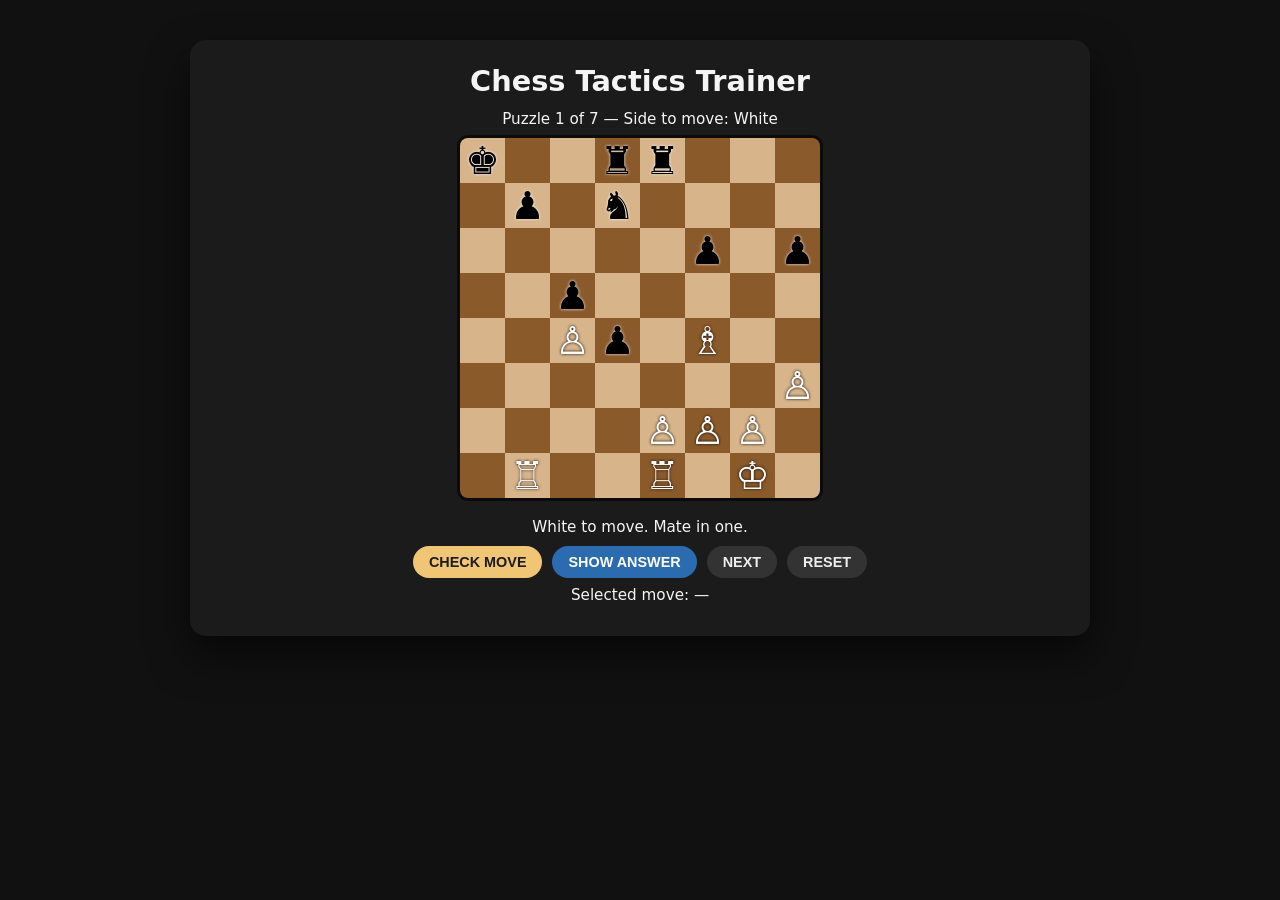
<file: chess-tactics.html>
<!DOCTYPE html>
<html lang="en">
<head>
  <meta charset="UTF-8" />
  <title>Chess Tactics Trainer</title>

  <style>
    * { box-sizing: border-box; }

    body {
      margin: 0;
      font-family: system-ui, -apple-system, BlinkMacSystemFont, "Segoe UI", sans-serif;
      background: #111;
      color: #f5f5f5;
      display: flex;
      justify-content: center;
      padding: 40px 10px;
    }

    .container {
      width: 100%;
      max-width: 900px;
      background: #1b1b1b;
      border-radius: 16px;
      padding: 24px;
      box-shadow: 0 20px 40px rgba(0,0,0,0.6);
    }

    h1 {
      margin: 0 0 12px;
      font-size: 1.8rem;
      text-align: center;
    }

    .meta {
      text-align: center;
      margin-bottom: 10px;
      font-size: 0.95rem;
    }

    .board-frame {
      padding: 0px;
      border-radius: 14px;
      background: radial-gradient(circle at 10% 10%, #5b3a1f, #2b1a0d);
      box-shadow: inset 0 0 0 2px rgba(0,0,0,0.4);
      margin: 0 auto 20px;
      width: fit-content;
    }

    .board {
      width: min(360px, 80vw);
      display: grid;
      grid-template-columns: repeat(8, 1fr);
      grid-template-rows: repeat(8, 1fr);
      border-radius: 8px;
      overflow: hidden;
      box-shadow: 0 0 0 3px rgba(0,0,0,0.6);
    }

    .square {
      display: flex;
      justify-content: center;
      align-items: center;
      cursor: pointer;
      position: relative;
      transition: background 0.15s ease, transform 0.05s ease;
    }

    /* darker wood squares */
    .square.light { background: #d7b48a; }
    .square.dark  { background: #8b5a2b; }

    .square.selected {
      outline: 3px solid #f6f669;
      background: #cfd26b;
    }

    .piece {
      font-size: clamp(1.8rem, 3vw, 2.4rem);
    }

    .piece.white {
      color: #fff;
      text-shadow: 0 0 3px #000;
    }

    .piece.black {
      color: #000;
      text-shadow: 0 0 3px #fff;
    }

    .controls {
      display: flex;
      justify-content: center;
      gap: 10px;
      margin-top: 10px;
      flex-wrap: wrap;
    }

    button {
      border: none;
      border-radius: 999px;
      padding: 8px 16px;
      font-size: 0.9rem;
      cursor: pointer;
      background: #f0c674;
      color: #1b1b1b;
      font-weight: 600;
      text-transform: uppercase;
    }

    button.secondary {
      background: #333;
      color: #eee;
    }

    button.info {
      background: #2b6cb0;
      color: #fff;
    }

    .status, .answer, .selected-move {
      text-align: center;
      margin-top: 8px;
      font-size: 0.95rem;
    }

    .status.ok { color: #9ae6b4; }
    .status.err { color: #feb2b2; }
  </style>
</head>

<body>
  <div class="container">
    <h1>Chess Tactics Trainer</h1>

    <div class="meta">
      Puzzle <span id="puzzleIndex">1</span> of <span id="puzzleTotal">7</span> —
      Side to move: <span id="sideToMove">White</span>
    </div>

    <div class="board-frame">
      <div id="board" class="board"></div>
    </div>

    <div class="meta" id="description">Loading puzzle...</div>

    <div class="controls">
      <button id="checkBtn">Check Move</button>
      <button id="showBtn" class="info">Show Answer</button>
      <button id="nextBtn" class="secondary">Next</button>
      <button id="resetBtn" class="secondary">Reset</button>
    </div>

    <div class="selected-move">Selected move: <span id="selectedMove">—</span></div>
    <div class="answer" id="answerText"></div>
    <div class="status" id="statusText"></div>
  </div>

  <script>
    const pieceIcons = {
      "K": "♔", "Q": "♕", "R": "♖", "B": "♗", "N": "♘", "P": "♙",
      "k": "♚", "q": "♛", "r": "♜", "b": "♝", "n": "♞", "p": "♟"
    };

    const puzzles = [
      {
        description: "White to move. Mate in one.",
        sideToMove: "White",
        correctMove: "b1-a1",
        pretty: "Rb1–a1# — rook slides to a1 delivering mate.",
        rows: [
          "k . . r r . . .",
          ". p . n . . . .",
          ". . . . . p . p",
          ". . p . . . . .",
          ". . P p . B . .",
          ". . . . . . . P",
          ". . . . P P P .",
          ". R . . R . K ."
        ]
      },
      {
        description: "White to move. Mate in one.",
        sideToMove: "White",
        correctMove: "d3-d8",
        pretty: "Qd8# — queen jumps to d8 delivering immediate mate.",
        rows: [
          ". . k . . . n r",
          "p p p . . p p .",
          ". . q . . . . .",
          ". . . . p . . .",
          ". p . . . . . p",
          "P . . Q . . . .",
          ". . . . P P P P",
          ". . . R . . K ."
        ]
      },
      {
        description: "White to move. Mate in one.",
        sideToMove: "White",
        correctMove: "d3-h7",
        pretty: "Bh7# — bishop from d3 lands on h7 delivering mate.",
        rows: [
          "r . . q . r k .",
          ". p . . b p . .",
          "p p n . . . . .",
          ". . p P . . . .",
          ". . P . . . . .",
          "P . . B . . . .",
          ". B Q . . P P P",
          "R . . . . R K ."
        ]
      },
      {
        description: "White to move. Mate in one.",
        sideToMove: "White",
        correctMove: "g5-g6",
        pretty: "g6# — white pawn advances from g5 to g6 delivering mate.",
        rows: [
          ". . . . R . . .",
          ". q . . . . p k",
          ". . b . p . . .",
          "p n . . P . P .",
          ". . p . . . . .",
          ". . . . B . . .",
          "P P P . . . . .",
          ". . K . . . R ."
        ]
      },
      {
        description: "White to move. Mate in one.",
        sideToMove: "White",
        correctMove: "e4-b7",
        pretty: "Qb7# — queen jumps to b7 delivering mate.",
        rows: [
          ". k r . . . . .",
          "p p p . . . . .",
          ". . . . . . . .",
          ". . . . . . . .",
          ". . . . Q . . .",
          ". . . . . . . .",
          ". . K . . . B .",
          ". . . . . . . ."
        ]
      },
      {
        description: "White to move. Mate in one.",
        sideToMove: "White",
        correctMove: "d1-h5",
        pretty: "Qh5# — queen jumps to h5 delivering mate.",
        rows: [
          "r n b q k b n r",
          "p p p p p . . p",
          ". . . . . p . .",
          ". . . . . . p .",
          ". . . p p . . .",
          ". . . . . . . .",
          "P P P . . P P P",
          "R N B Q K B N R"
        ]
      },
      {
        description: "White to move. Mate in one.",
        sideToMove: "White",
        correctMove: "f5-g7",
        pretty: "Ng7# — knight jumps from f5 to g7 delivering mate.",
        rows: [
          ". . . n k r . .",
          "p . R . . p p .",
          ". . . . . . . p",
          ". . . . . N . .",
          ". b . . . . . .",
          ". P . . . . . P",
          "P . . . . P . .",
          ". . . . . . K ."
        ]
      }
    ];
    // Store original rows for reset
puzzles.forEach(p => {
  p.originalRows = JSON.parse(JSON.stringify(p.rows));
});


    let index = 0;
    let selected = null;
    let lastMove = null;

    const boardEl = document.getElementById("board");
    const puzzleIndexEl = document.getElementById("puzzleIndex");
    const puzzleTotalEl = document.getElementById("puzzleTotal");
    const sideToMoveEl = document.getElementById("sideToMove");
    const descriptionEl = document.getElementById("description");
    const statusEl = document.getElementById("statusText");
    const selectedMoveEl = document.getElementById("selectedMove");
    const answerEl = document.getElementById("answerText");

    puzzleTotalEl.textContent = puzzles.length;

    function coord(r, c) {
      return String.fromCharCode(97 + c) + (8 - r);
    }

    function drawBoard() {
      boardEl.innerHTML = "";
      const p = puzzles[index];
      const rows = p.rows;

      for (let r = 0; r < 8; r++) {
        for (let c = 0; c < 8; c++) {
          const sq = document.createElement("div");
          sq.className = "square " + ((r + c) % 2 === 0 ? "light" : "dark");
          sq.dataset.r = r;
          sq.dataset.c = c;

          const symbol = rows[r].split(" ")[c];
          if (symbol !== ".") {
            const piece = document.createElement("span");
            piece.className = "piece " + (symbol === symbol.toUpperCase() ? "white" : "black");
            piece.textContent = pieceIcons[symbol];
            sq.appendChild(piece);
          }

          sq.addEventListener("click", () => handleClick(r, c));
          boardEl.appendChild(sq);
        }
      }

      if (selected) {
        const idx = selected.r * 8 + selected.c;
        boardEl.children[idx].classList.add("selected");
      }

      puzzleIndexEl.textContent = index + 1;
      sideToMoveEl.textContent = p.sideToMove;
      descriptionEl.textContent = p.description;
    }

    function handleClick(r, c) {
      const p = puzzles[index];
      const rows = p.rows;
      const squares = boardEl.children;

      if (!selected) {
        const symbol = rows[r].split(" ")[c];
        if (symbol !== ".") {
          selected = { r, c };
          const idx = r * 8 + c;
          squares[idx].classList.add("selected");
        }
        return;
      }

      const from = selected;
      const piece = rows[from.r].split(" ")[from.c];

      const newRows = rows.map(row => row.split(" "));
      newRows[from.r][from.c] = ".";
      newRows[r][c] = piece;
      p.rows = newRows.map(row => row.join(" "));

      lastMove = coord(from.r, from.c) + "-" + coord(r, c);
      selectedMoveEl.textContent = lastMove;

      selected = null;
      drawBoard();
    }

    function checkMove() {
      const p = puzzles[index];
      if (!lastMove) {
        statusEl.textContent = "Make a move first.";
        statusEl.className = "status err";
        return;
      }
      if (lastMove === p.correctMove) {
        statusEl.textContent = "Correct! " + p.pretty;
        statusEl.className = "status ok";
      } else {
        statusEl.textContent = "Incorrect. Try again or show the answer.";
        statusEl.className = "status err";
      }
    }

    function showAnswer() {
      const p = puzzles[index];
      answerEl.textContent = "Answer: " + p.pretty + " (" + p.correctMove + ")";
    }

    function nextPuzzle() {
      index = (index + 1) % puzzles.length;
      resetState();
      drawBoard();
    }

function resetState() {
  const p = puzzles[index];

  // Reset puzzle rows to the original starting position
  p.rows = JSON.parse(JSON.stringify(p.originalRows));

  // Reset UI state
  selected = null;
  lastMove = null;
  selectedMoveEl.textContent = "—";
  answerEl.textContent = "";
  statusEl.textContent = "";
  statusEl.className = "status";

  // Redraw the board
  drawBoard();
}


    document.getElementById("checkBtn").onclick = checkMove;
    document.getElementById("showBtn").onclick = showAnswer;
    document.getElementById("nextBtn").onclick = nextPuzzle;
    document.getElementById("resetBtn").onclick = resetState;

    drawBoard();
  </script>
</body>
</html>
</file>
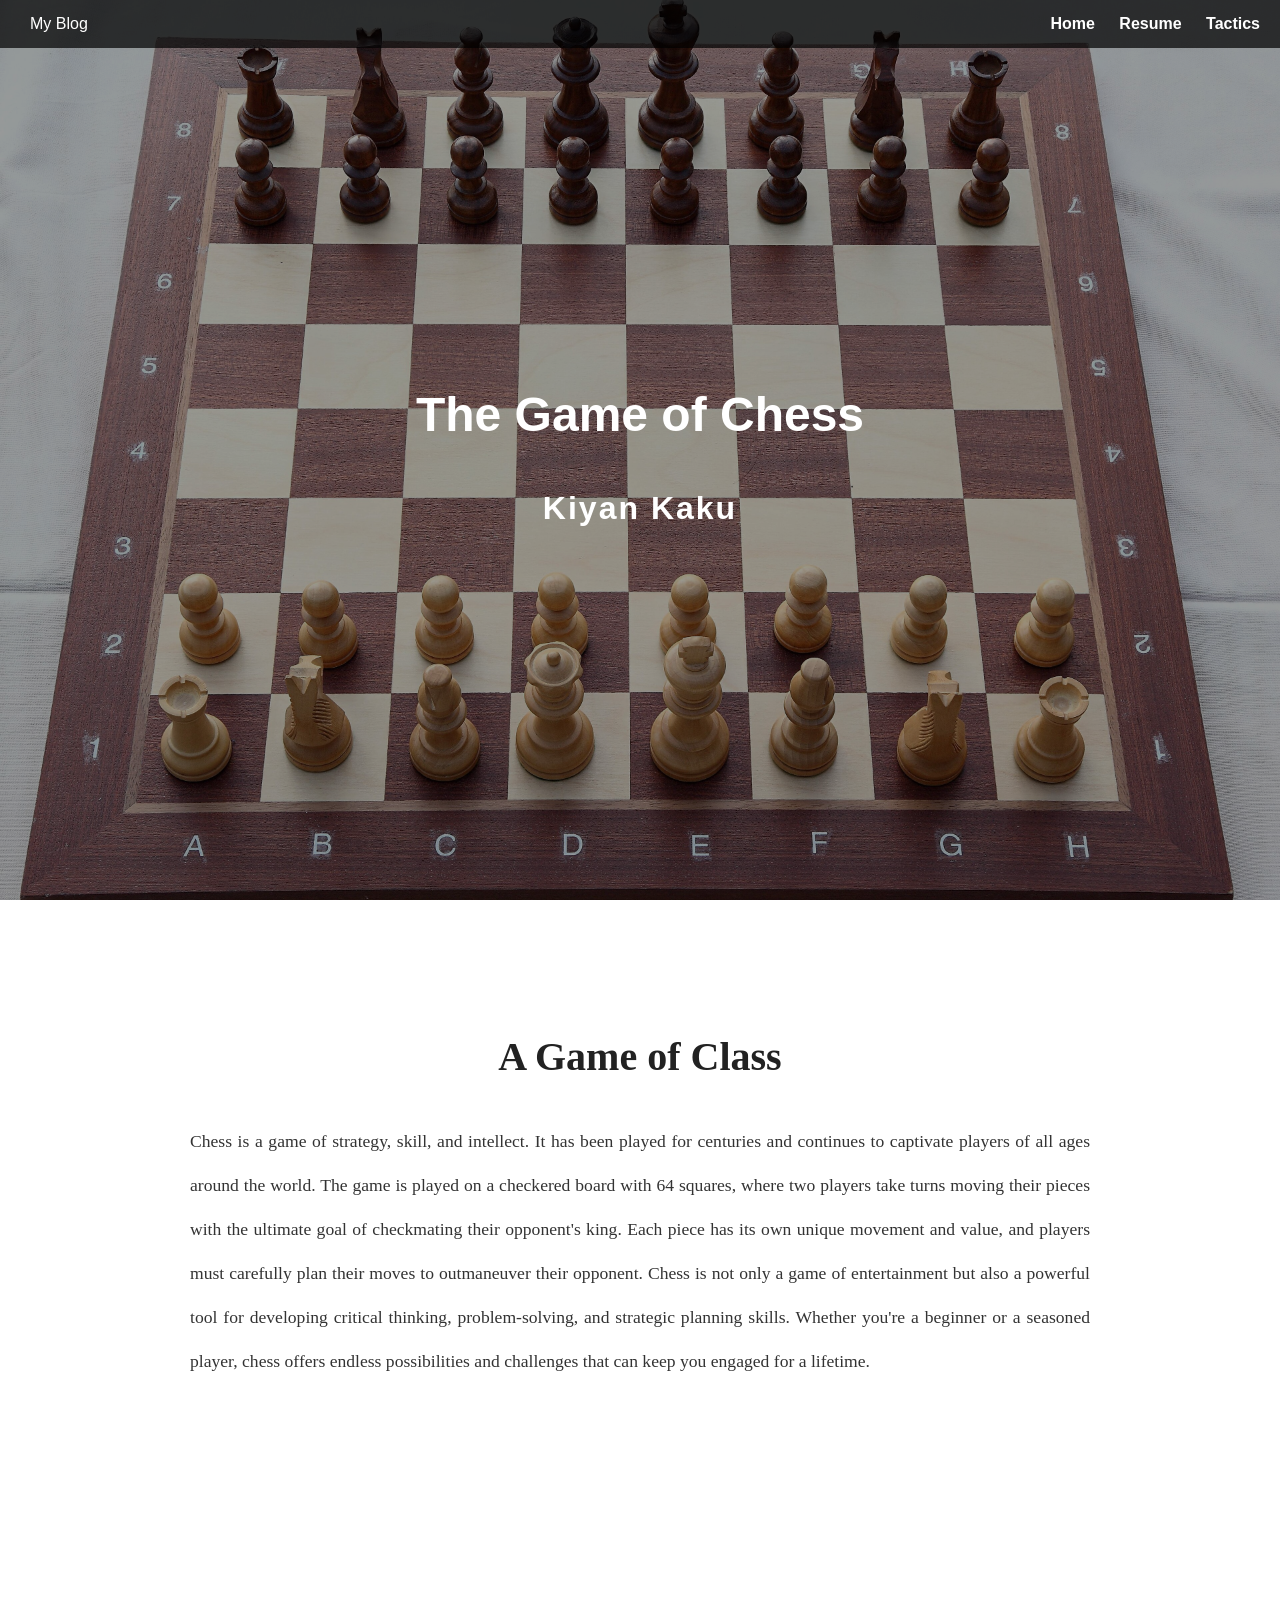
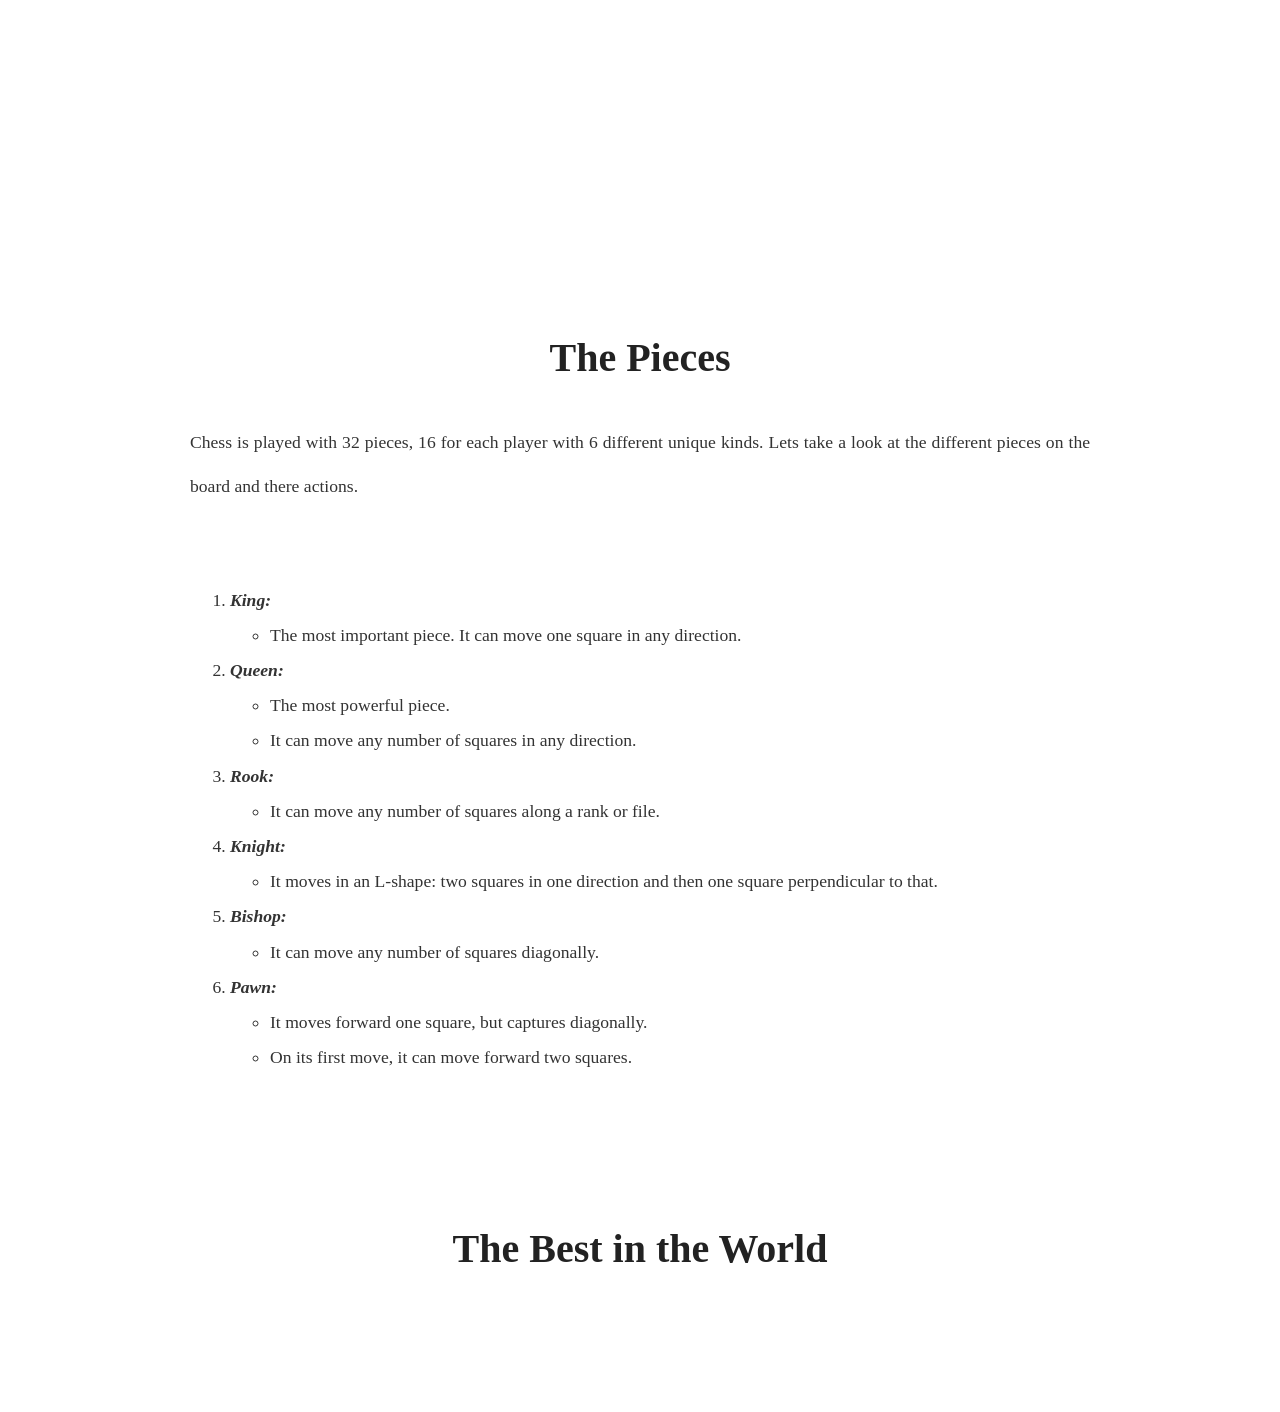
<file: Scratchpage.chess.html>
<!DOCTYPE html>
<html lang="en">
<head>
  <meta charset="UTF-8">
  <meta name="viewport" content="width=device-width, initial-scale=1.0">
  <title>Chess</title>
  <link rel="stylesheet" href="css/scratchpagestyles.css">
</head>
<body>

  <!-- Navbar -->
  <div class="navbar">
    <div>My Blog</div>
    <div>
      <a href="#">Home</a>
      <a href="index.html">Resume</a>
      <a href="chess-tactics.html">Tactics</a>
    </div>
  </div>

  <!-- Hero Image Section -->
  <section class="hero">
    <div class="hero-text">
      <h1>The Game of Chess</h1>
      <h2>Kiyan Kaku</h2>
    </div>
  </section>

  <!-- Main Content -->
  <div class="content">
    <h2>A Game of Class</h2>
    <p>
      Chess is a game of strategy, skill, and intellect. It has been played for centuries and continues to captivate players of all ages around the world. The game is played on a checkered board with 64 squares, where two players take turns moving their pieces with the ultimate goal of checkmating their opponent's king. Each piece has its own unique movement and value, and players must carefully plan their moves to outmaneuver their opponent. Chess is not only a game of entertainment but also a powerful tool for developing critical thinking, problem-solving, and strategic planning skills. Whether you're a beginner or a seasoned player, chess offers endless possibilities and challenges that can keep you engaged for a lifetime.
    </p>

    <!-- Video Section -->
    <div class="video-section">
      <iframe width="560" height="315" src="https://www.youtube.com/embed/OCSbzArwB10?si=4U6_4vpeqx1aelDW" title="YouTube video player" frameborder="0" allow="accelerometer; autoplay; clipboard-write; encrypted-media; gyroscope; picture-in-picture; web-share" referrerpolicy="strict-origin-when-cross-origin" allowfullscreen>
      </iframe>
    </div>  

    <h2 id="the-pieces">The Pieces</h2>
    <p>Chess is played with 32 pieces, 16 for each player with 6 different unique kinds. Lets take a look at the different pieces on the board and there actions. </p><br><br>
    <ol>
        <li><span class="list-heading">King:</span>
            <ul>
                <li>The most important piece. It can move one square in any direction.</li>
            </ul>
        </li>
        <li><span class="list-heading">Queen:</span>
            <ul>
                <li>The most powerful piece.</li>
                <li>It can move any number of squares in any direction.</li>
            </ul>
        </li>
        <li><span class="list-heading">Rook:</span>
            <ul>
                <li>It can move any number of squares along a rank or file.</li>
            </ul>
        </li>
        <li><span class="list-heading">Knight:</span>
            <ul>
                <li>It moves in an L-shape: two squares in one direction and then one square perpendicular to that.</li>
            </ul>
        </li>
        <li><span class="list-heading">Bishop:</span>
            <ul>
                <li>It can move any number of squares diagonally.</li>
            </ul>
        </li>
        <li><span class="list-heading">Pawn:</span>
            <ul>
                <li>It moves forward one square, but captures diagonally.</li>
                <li>On its first move, it can move forward two squares.</li>           
            </ul>
        </li>
    </ol>

    <h2>The Best in the World</h2>
  </div>
  <div class="tableau-container">
    <div class='tableauPlaceholder' id='viz1776483989127'>

      <noscript>
        <a href='#'>
          <img alt='Top Chess Players Around the World'
          src='https://public.tableau.com/static/images/Wo/WorldsTopChessPlayers/Dashboard1/1_rss.png'
          style='width:100%; border:none;' />
        </a>
      </noscript>

      <object class='tableauViz' style="width:100% !important; height:100% !important;">
        <param name='host_url' value='https://public.tableau.com/' />
        <param name='embed_code_version' value='3' />
        <param name='name' value='WorldsTopChessPlayers/Dashboard1' />
        <param name='tabs' value='no' />
        <param name='toolbar' value='yes' />

        <!-- ✅ responsive -->
        <param name='device' value='desktop' />
      </object>

    </div>
  </div>

  <script>
    var divElement = document.getElementById('viz1776483989127');
    var vizElement = divElement.getElementsByTagName('object')[0];

    function resizeViz() {
      var width = divElement.offsetWidth;

      vizElement.style.width = '100%';

      if (width > 800) {
        vizElement.style.height = (width * 0.6) + 'px';  // cleaner ratio
      } else if (width > 500) {
        vizElement.style.height = (width * 0.75) + 'px';
      } else {
        vizElement.style.height = '600px';
      }
    }

    resizeViz();
    window.addEventListener('resize', resizeViz);

    var scriptElement = document.createElement('script');
    scriptElement.src = 'https://public.tableau.com/javascripts/api/viz_v1.js';
    vizElement.parentNode.insertBefore(scriptElement, vizElement);
  </script>    
</div>
</body>
</html>
</file>
<file: css/scratchpagestyles.css>
body {
      margin: 0;
      font-family: Arial, sans-serif;
    }

    /* Navbar */
    .navbar {
      position: fixed;
      top: 0;
      width: 100%;
      background-color: rgba(0,0,0,0.7);
      padding: 15px 30px;
      display: flex;
      justify-content: space-between;
      align-items: center;
      color: white;
      z-index: 1000;
    }

    .navbar a {
      color: white;
      text-decoration: none;
      margin-left: 20px;
      font-weight: bold;
    }

    .navbar a:hover {
      text-decoration: underline;
    }

    /* Hero Section */
    .hero {
      height: 100vh;
      background-image: url('../assets/img/chessboard.jpg'); 
      background-size: cover;
      background-position: center;
      display: flex;
      align-items: center;
      justify-content: center;
      color: white;
      text-align: center;
      position: relative;
    }

    .hero::after {
      content: '';
      position: absolute;
      top: 0;
      left: 0;
      width: 100%;
      height: 100%;
      background: rgba(0,0,0,0.4);
    }

    .hero h1 {
      font-size: 3rem;
      z-index: 1;
    }

    .hero h2 {
      font-size: 2rem;
      margin-top: 8px;
      letter-spacing: 2px;
      z-index: 1;
    }
    .hero-text {
      position: relative;
      z-index: 1;
      display: flex;
      flex-direction: column;   /* STACKS vertically */
      justify-content: center;
      align-items: center;
      text-align: center;
    } 

     /* Content Section */
    .content {
      padding: 100px 20px;
      max-width: 900px;
      margin: auto;
      font-family: Georgia, 'Times New Roman', serif;
    }
    
    .content h2 {
      font-size: 2.5rem;
      margin-bottom: 40px;
      color: #222;
      text-align: center;
    }
    .content p{
      font-size: 1.1rem;
      line-height: 2.5;
      color: #333;
      margin-bottom: 20px;
      max-width: 900px;
      text-align: justify;
    }
    
    .content ol{
      font-size: 1.1rem;
      line-height: 2;
      color: #333;
      margin-bottom: 150px;
      text-align: justify;
    }


  .list-heading {
      font-weight: bold;
      font-style: italic;
    }

    /* Video Section */
    .video-section {
      margin-top: 50px;
      margin-bottom: 100px;
      display: flex;
      justify-content: center;
    }

    iframe {
      width: 100%;
      max-width: 700px;
      height: 400px;
      border: none;
    }

    .navbar div:last-child {
     margin-right: 50px;
    }

.tableauPlaceholder,
.tableauViz {
  width: 100% !important;
  max-width: 1400px !important;
  margin:  auto;
  padding: 20px auto;
}
</file>
